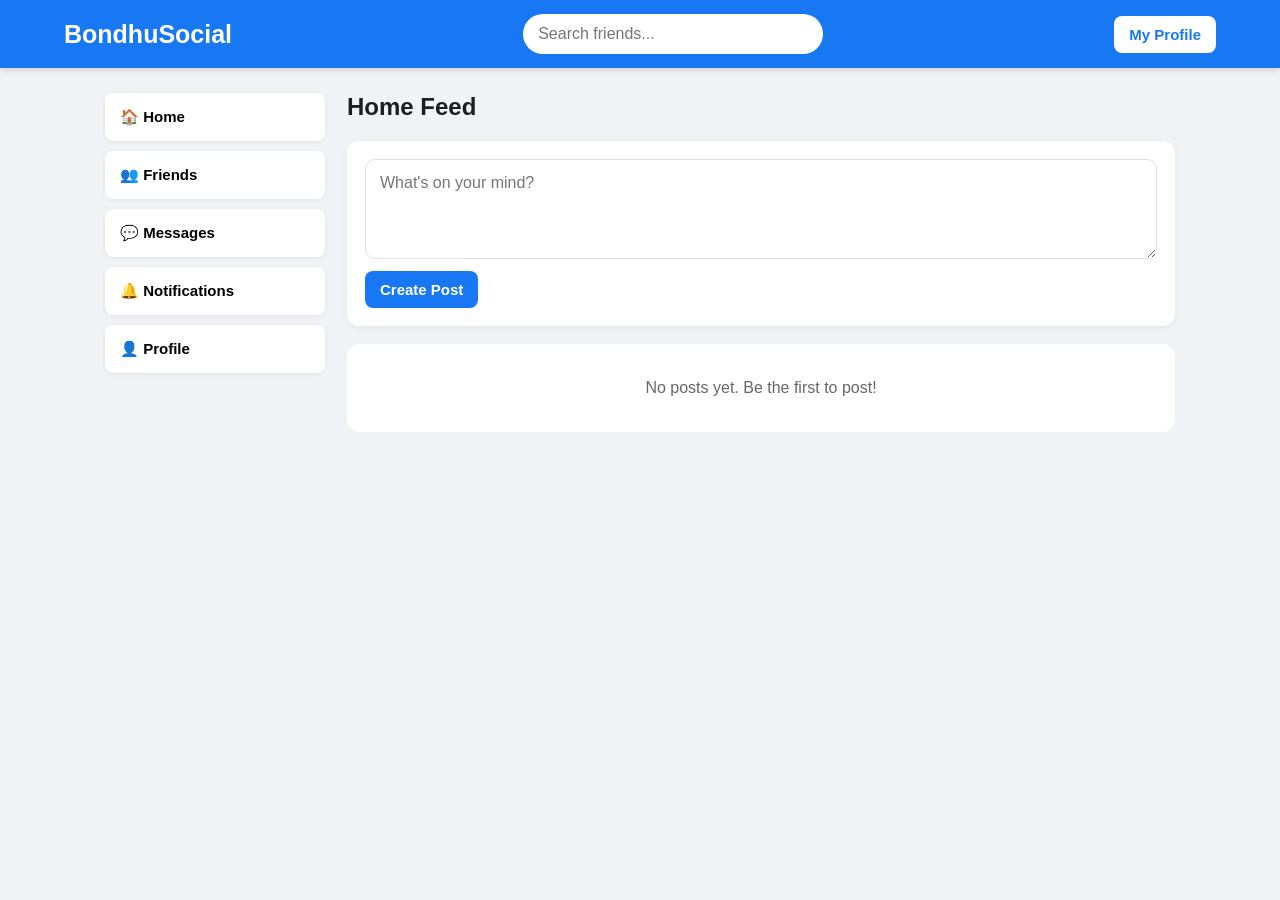
<file: index.html>
<!DOCTYPE html>
<html lang="en">
<head>
  <meta charset="UTF-8">
  <meta name="viewport" content="width=device-width, initial-scale=1.0">
  <title>BondhuSocial</title>
  <link rel="stylesheet" href="style.css">
</head>
<body>
  <header class="topbar">
    <h1>BondhuSocial</h1>
    <input id="search" type="search" placeholder="Search friends...">
    <button id="profileBtn">My Profile</button>
  </header>

  <main class="layout">
    <aside class="sidebar">
      <button data-tab="Home">🏠 Home</button>
      <button data-tab="Friends">👥 Friends</button>
      <button data-tab="Messages">💬 Messages</button>
      <button data-tab="Notifications">🔔 Notifications</button>
      <button data-tab="Profile">👤 Profile</button>
    </aside>

    <section class="feed">
      <h2 id="pageTitle">Home Feed</h2>

      <form id="postForm" class="card">
        <textarea id="postText" maxlength="1000"
          placeholder="What's on your mind?" required></textarea>
        <button class="primary" type="submit">Create Post</button>
      </form>

      <div id="posts"></div>
    </section>
  </main>

  <script src="script.js"></script>
</body>
</html>
</file>
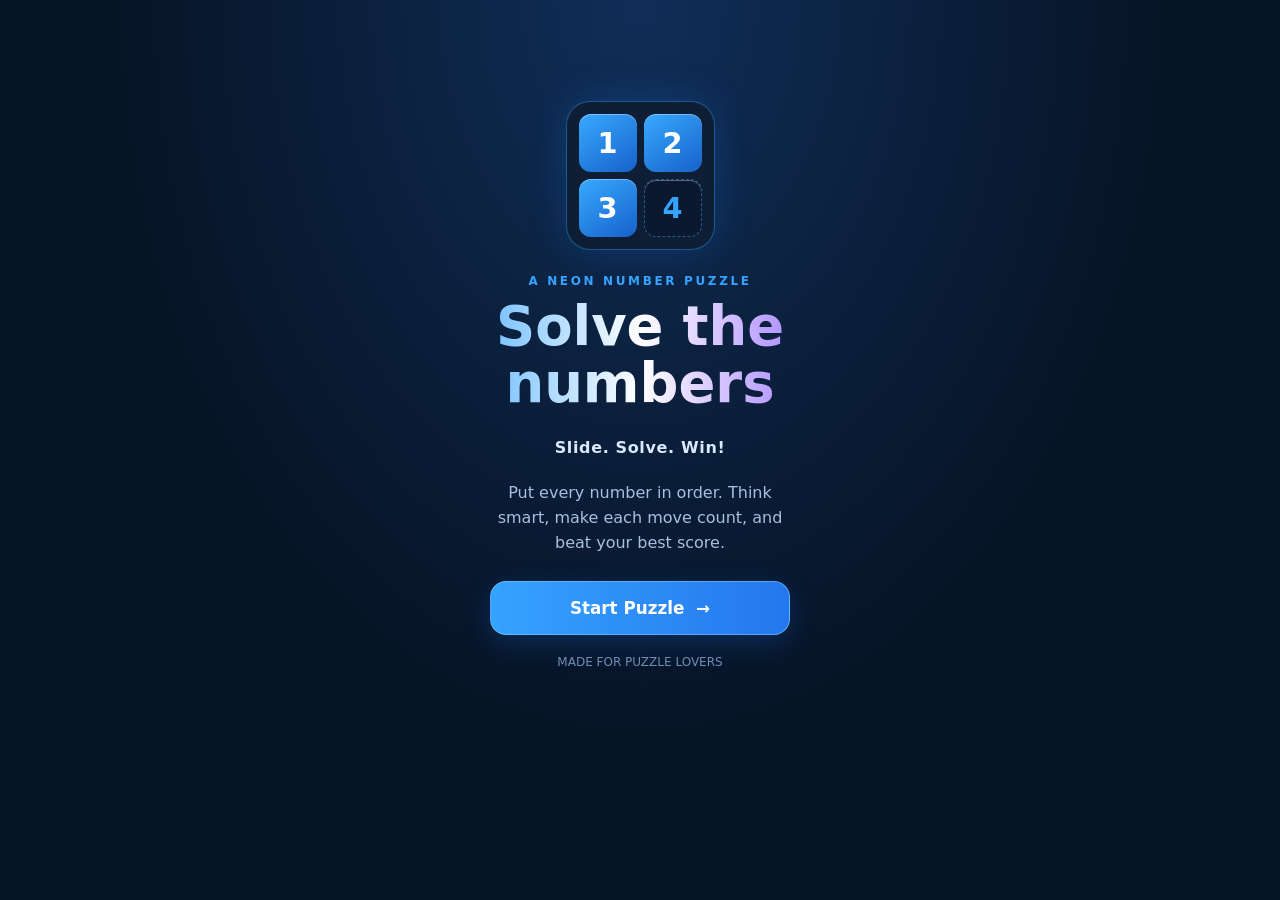
<file: solve_the_numbers.html>
<!doctype html>
<html lang="en">
<head>
<meta charset="utf-8">
<meta name="viewport" content="width=device-width, initial-scale=1, viewport-fit=cover">
<meta name="theme-color" content="#071426">
<meta name="description" content="Solve the numbers — Slide. Solve. Win! A neon number sliding puzzle game.">
<title>Solve the numbers</title>
<style>
:root{color-scheme:dark;--bg:#071426;--panel:#0d1e35;--tile:#17345a;--accent:#36a3ff;--purple:#8b5cff;--text:#f4f8ff;--muted:#a8bfdf}
*{box-sizing:border-box}[hidden]{display:none!important}body{margin:0;min-height:100vh;background:radial-gradient(ellipse at top,#102e58 0%,var(--bg) 58%);font-family:system-ui,-apple-system,Segoe UI,Roboto,sans-serif;color:var(--text);display:flex;justify-content:center;padding:22px 14px 36px}
main{width:min(100%,470px)}.splash{text-align:center;min-height:82vh;display:flex;flex-direction:column;align-items:center;justify-content:center;padding:24px 12px}.brand-mark{display:grid;grid-template-columns:repeat(2,58px);gap:7px;padding:12px;border:1px solid #36a3ff70;border-radius:24px;background:#0d1e35;box-shadow:0 0 38px #1688ff35;margin-bottom:24px}.brand-mark span{display:grid;place-items:center;width:58px;height:58px;border-radius:12px;background:linear-gradient(145deg,#38aaff,#1761ca);color:#fff;font-weight:900;font-size:1.8rem;box-shadow:inset 0 1px #ffffff55}.brand-mark span:last-child{background:#0a1830;border:1px dashed #36a3ff80;color:#36a3ff}.splash h1{font-size:clamp(2.2rem,10vw,3.4rem);margin:10px 0;background:linear-gradient(90deg,#36a3ff,#fff,#8b5cff);-webkit-background-clip:text;background-clip:text;color:transparent}.splash .tagline{color:#d8e8ff;font-weight:750;letter-spacing:.04em}.splash .intro{max-width:300px;color:var(--muted);line-height:1.55;margin:8px 0 26px}.start-btn{width:100%;max-width:300px;padding:16px;border-radius:16px;background:linear-gradient(90deg,#36a3ff,#2477ed);color:#fff;border:1px solid #8acbff80;font:inherit;font-weight:850;font-size:1.05rem;box-shadow:0 8px 28px #167cff35;cursor:pointer}.splash .tiny{color:#6f8db6;font-size:.75rem;margin-top:20px}header{text-align:center;margin:8px 0 22px} .eyebrow{font-size:.75rem;letter-spacing:.22em;text-transform:uppercase;color:var(--accent);font-weight:800}h1{font-size:clamp(2rem,8vw,3rem);line-height:1.05;margin:8px 0;background:linear-gradient(90deg,var(--accent),#fff,var(--purple));-webkit-background-clip:text;background-clip:text;color:transparent}header p{color:var(--muted);margin:8px 0}
.stats{display:grid;grid-template-columns:repeat(3,1fr);gap:10px;margin-bottom:16px}.stat{background:#11182bdc;border:1px solid #ffffff12;border-radius:16px;padding:12px 8px;text-align:center}.stat small{display:block;color:var(--muted);font-size:.7rem;text-transform:uppercase;letter-spacing:.1em}.stat strong{font-size:1.3rem;display:block;margin-top:4px;font-variant-numeric:tabular-nums}
.board-wrap{padding:10px;background:linear-gradient(135deg,#36a3ff25,#8b5cff20);border:1px solid #ffffff16;border-radius:23px;box-shadow:0 20px 60px #0006}.board{display:grid;grid-template-columns:repeat(4,minmax(0,1fr));gap:8px;touch-action:manipulation}.tile{aspect-ratio:1;border:1px solid #ffffff12;border-radius:14px;background:linear-gradient(145deg,#204a78,#112b4a);color:var(--text);font-size:clamp(1.25rem,6vw,2rem);font-weight:800;box-shadow:inset 0 1px #ffffff12,0 4px 8px #0002;cursor:pointer;transition:transform .12s,background .12s;display:grid;place-items:center}.tile:active{transform:scale(.95)}.tile:focus-visible,.btn:focus-visible{outline:3px solid var(--accent);outline-offset:3px}.tile:nth-child(4n+1){border-color:#36a3ff2c}.tile.empty{background:#080d1b80;border:1px dashed #ffffff17;box-shadow:none;cursor:default}.tile.correct{background:linear-gradient(145deg,#145f9b,#123f75);border-color:#36a3ff75}
.controls{display:grid;grid-template-columns:1fr 1fr;gap:10px;margin:16px 0}.btn{border:0;border-radius:14px;padding:14px 12px;font:inherit;font-weight:750;cursor:pointer}.primary{background:var(--accent);color:#07121c}.secondary{background:#ffffff0d;color:var(--text);border:1px solid #ffffff20}.message{min-height:28px;text-align:center;color:var(--accent);font-weight:700;margin:6px 0 12px}.help{color:var(--muted);font-size:.88rem;line-height:1.55;background:#11182b99;border:1px solid #ffffff12;border-radius:16px;padding:14px 16px}.help strong{color:var(--text)}footer{text-align:center;color:#73809c;font-size:.75rem;margin-top:18px}
@media(max-width:360px){.board{gap:5px}.tile{border-radius:10px}.board-wrap{padding:7px}.stats{gap:6px}.stat{padding:10px 5px}}
</style>
</head>
<body>
<main>
<section class="splash" id="splash" aria-label="Welcome screen">
  <div class="brand-mark" aria-label="Number tile logo"><span>1</span><span>2</span><span>3</span><span>4</span></div>
  <div class="eyebrow">A Neon Number Puzzle</div>
  <h1>Solve the numbers</h1>
  <p class="tagline">Slide. Solve. Win!</p>
  <p class="intro">Put every number in order. Think smart, make each move count, and beat your best score.</p>
  <button class="start-btn" id="startGame">Start Puzzle&nbsp; →</button>
  <p class="tiny">MADE FOR PUZZLE LOVERS</p>
</section>
<div id="gameScreen" hidden>
<header>
  <div class="eyebrow">Brain training • Level 01</div>
  <h1>Solve the numbers</h1>
  <p>Slide the tiles into the correct order.</p>
</header>
<section class="stats" aria-label="Game statistics">
  <div class="stat"><small>Moves</small><strong id="moves">0</strong></div>
  <div class="stat"><small>Time</small><strong id="time">00:00</strong></div>
  <div class="stat"><small>Best</small><strong id="best">—</strong></div>
</section>
<div class="board-wrap"><div class="board" id="board" role="group" aria-label="Number puzzle board"></div></div>
<div class="message" id="message" role="status" aria-live="polite">Ready? Tap a tile next to the empty space.</div>
<div class="controls">
  <button class="btn primary" id="newGame">↻ New Game</button>
  <button class="btn secondary" id="reset">Restart Layout</button>
</div>
<section class="help">
  <strong>How to play</strong><br>
  Tap or click a tile beside the empty square to move it. Arrange the numbers from <strong>1 to 15</strong>, with the empty space at the end. Try to finish in as few moves as possible!
</section>
<footer>Solve the numbers • Slide. Solve. Win!</footer>
</div>
</main>
<script>
(() => {
  "use strict";
  const boardEl = document.getElementById("board");
  const movesEl = document.getElementById("moves");
  const timeEl = document.getElementById("time");
  const bestEl = document.getElementById("best");
  const messageEl = document.getElementById("message");
  const newGameBtn = document.getElementById("newGame");
  const resetBtn = document.getElementById("reset");
  const splashEl = document.getElementById("splash");
  const gameScreenEl = document.getElementById("gameScreen");
  const startGameBtn = document.getElementById("startGame");
  const BEST_KEY = "solveTheNumbersBestMoves";
  let tiles = [];
  let moves = 0;
  let seconds = 0;
  let timerId = null;
  let started = false;
  let won = false;
  let initialLayout = [];

  function formatTime(total) {
    const m = String(Math.floor(total / 60)).padStart(2, "0");
    const s = String(total % 60).padStart(2, "0");
    return `${m}:${s}`;
  }
  function updateStats() {
    movesEl.textContent = moves;
    timeEl.textContent = formatTime(seconds);
    try { bestEl.textContent = localStorage.getItem(BEST_KEY) || "—"; }
    catch (_) { bestEl.textContent = "—"; }
  }
  function startTimer() {
    if (timerId || won) return;
    started = true;
    timerId = setInterval(() => {
      seconds++;
      timeEl.textContent = formatTime(seconds);
    }, 1000);
  }
  function stopTimer() {
    if (timerId) clearInterval(timerId);
    timerId = null;
  }
  function isSolved() {
    return tiles.every((v, i) => v === (i === 15 ? 0 : i + 1));
  }
  function canMove(index) {
    const empty = tiles.indexOf(0);
    const row = Math.floor(index / 4), col = index % 4;
    const erow = Math.floor(empty / 4), ecol = empty % 4;
    return Math.abs(row - erow) + Math.abs(col - ecol) === 1;
  }
  function render() {
    boardEl.innerHTML = "";
    tiles.forEach((value, index) => {
      const button = document.createElement("button");
      button.className = "tile" + (value === 0 ? " empty" : "");
      if (value !== 0 && value === index + 1) button.classList.add("correct");
      button.type = "button";
      button.setAttribute("aria-label", value === 0 ? "Empty space" : `Tile ${value}`);
      button.disabled = value === 0 || won;
      button.textContent = value === 0 ? "" : value;
      button.addEventListener("click", () => moveTile(index));
      boardEl.appendChild(button);
    });
  }
  function moveTile(index) {
    if (won || !canMove(index)) return;
    startTimer();
    const empty = tiles.indexOf(0);
    [tiles[index], tiles[empty]] = [tiles[empty], tiles[index]];
    moves++;
    updateStats();
    render();
    if (isSolved()) finishGame();
  }
  function finishGame() {
    won = true;
    stopTimer();
    render();
    messageEl.textContent = `🎉 Puzzle solved in ${moves} moves and ${formatTime(seconds)}!`;
    try {
      const oldBest = Number(localStorage.getItem(BEST_KEY));
      if (!oldBest || moves < oldBest) localStorage.setItem(BEST_KEY, String(moves));
    } catch (_) {}
    updateStats();
  }
  function shuffle() {
    // Start solved and make legal random moves, guaranteeing a solvable puzzle.
    tiles = Array.from({length: 16}, (_, i) => i === 15 ? 0 : i + 1);
    let previousEmpty = -1;
    for (let i = 0; i < 350; i++) {
      const empty = tiles.indexOf(0);
      const r = Math.floor(empty / 4), c = empty % 4;
      const candidates = [];
      if (r > 0) candidates.push(empty - 4);
      if (r < 3) candidates.push(empty + 4);
      if (c > 0) candidates.push(empty - 1);
      if (c < 3) candidates.push(empty + 1);
      const filtered = candidates.filter(x => x !== previousEmpty);
      const chosen = (filtered.length ? filtered : candidates)[Math.floor(Math.random() * (filtered.length ? filtered : candidates).length)];
      [tiles[empty], tiles[chosen]] = [tiles[chosen], tiles[empty]];
      previousEmpty = empty;
    }
    if (isSolved()) return shuffle();
    initialLayout = [...tiles];
    moves = 0; seconds = 0; started = false; won = false;
    stopTimer();
    updateStats();
    render();
    messageEl.textContent = "Ready? Tap a tile next to the empty space.";
  }
  function restartLayout() {
    if (!initialLayout.length) return shuffle();
    tiles = [...initialLayout];
    moves = 0; seconds = 0; started = false; won = false;
    stopTimer();
    updateStats();
    render();
    messageEl.textContent = "Layout restarted. Good luck!";
  }
  document.addEventListener("keydown", (event) => {
    const empty = tiles.indexOf(0);
    let target = -1;
    if (event.key === "ArrowUp" && empty < 12) target = empty + 4;
    if (event.key === "ArrowDown" && empty >= 4) target = empty - 4;
    if (event.key === "ArrowLeft" && empty % 4 < 3) target = empty + 1;
    if (event.key === "ArrowRight" && empty % 4 > 0) target = empty - 1;
    if (target >= 0) { event.preventDefault(); moveTile(target); }
  });
  newGameBtn.addEventListener("click", shuffle);
  resetBtn.addEventListener("click", restartLayout);
  startGameBtn.addEventListener("click", () => { splashEl.hidden = true; gameScreenEl.hidden = false; });
  shuffle();
})();
</script>
</body>
</html>
</file>
<file: style.css>
* {
  box-sizing: border-box;
}

body {
  margin: 0;
  font-family: Arial, sans-serif;
  background: #f0f2f5;
  color: #1c1e21;
}

.topbar {
  background: #1877f2;
  color: white;
  padding: 14px 5%;
  display: flex;
  align-items: center;
  justify-content: space-between;
  gap: 15px;
  flex-wrap: wrap;
  box-shadow: 0 2px 8px #0002;
}

.topbar h1 {
  margin: 0;
  font-size: 25px;
}

input,
textarea {
  font: inherit;
}

#search {
  padding: 11px 15px;
  border: none;
  border-radius: 22px;
  width: min(100%, 300px);
  outline: none;
}

button {
  cursor: pointer;
  border: none;
  border-radius: 8px;
  padding: 10px 15px;
  font-size: 15px;
  transition: 0.2s;
}

button:hover {
  opacity: 0.85;
}

#profileBtn {
  background: white;
  color: #1877f2;
  font-weight: bold;
}

.layout {
  max-width: 1100px;
  margin: 25px auto;
  padding: 0 15px;
  display: grid;
  grid-template-columns: 220px 1fr;
  gap: 22px;
}

.sidebar {
  display: flex;
  flex-direction: column;
  gap: 10px;
}

.sidebar button {
  text-align: left;
  background: white;
  padding: 15px;
  font-weight: bold;
  box-shadow: 0 1px 4px #0001;
}

.sidebar button.active {
  background: #dce9ff;
  color: #1877f2;
}

.feed h2 {
  margin-top: 0;
}

.card,
.post {
  background: white;
  border-radius: 12px;
  padding: 18px;
  margin-bottom: 18px;
  box-shadow: 0 2px 7px #0000000d;
}

#postText {
  display: block;
  width: 100%;
  min-height: 100px;
  resize: vertical;
  padding: 14px;
  border: 1px solid #dddfe2;
  border-radius: 10px;
  outline-color: #1877f2;
  margin-bottom: 12px;
}

.primary {
  background: #1877f2;
  color: white;
  font-weight: bold;
}

.post-header {
  display: flex;
  align-items: center;
  gap: 10px;
  margin-bottom: 12px;
}

.avatar {
  width: 42px;
  height: 42px;
  border-radius: 50%;
  background: #dce9ff;
  color: #1877f2;
  display: grid;
  place-items: center;
  font-weight: bold;
}

.post-name {
  font-weight: bold;
}

.post-time {
  font-size: 12px;
  color: #65676b;
  margin-top: 4px;
}

.post-content {
  white-space: pre-wrap;
  overflow-wrap: anywhere;
  line-height: 1.6;
  margin: 14px 0;
}

.post-actions {
  display: flex;
  gap: 10px;
  border-top: 1px solid #eee;
  padding-top: 12px;
}

.post-actions button {
  flex: 1;
  background: #f0f2f5;
}

.post-actions button.liked {
  color: #1877f2;
  font-weight: bold;
}

.comment-area {
  display: flex;
  gap: 8px;
  margin-top: 12px;
}

.comment-area input {
  min-width: 0;
  flex: 1;
  border: 1px solid #ddd;
  border-radius: 20px;
  padding: 10px 14px;
}

.comment {
  background: #f0f2f5;
  border-radius: 12px;
  padding: 9px 12px;
  margin-top: 8px;
  overflow-wrap: anywhere;
}

.empty {
  text-align: center;
  color: #65676b;
  padding: 35px 10px;
  background: white;
  border-radius: 12px;
}

@media (max-width: 650px) {
  .topbar {
    padding: 14px;
  }

  .topbar h1 {
    width: 100%;
  }

  #search {
    flex: 1;
    width: 150px;
  }

  .layout {
    display: block;
    margin-top: 15px;
  }

  .sidebar {
    display: grid;
    grid-template-columns: repeat(2, 1fr);
    margin-bottom: 22px;
  }

  .sidebar button {
    padding: 12px 8px;
    text-align: center;
  }
}
</file>
